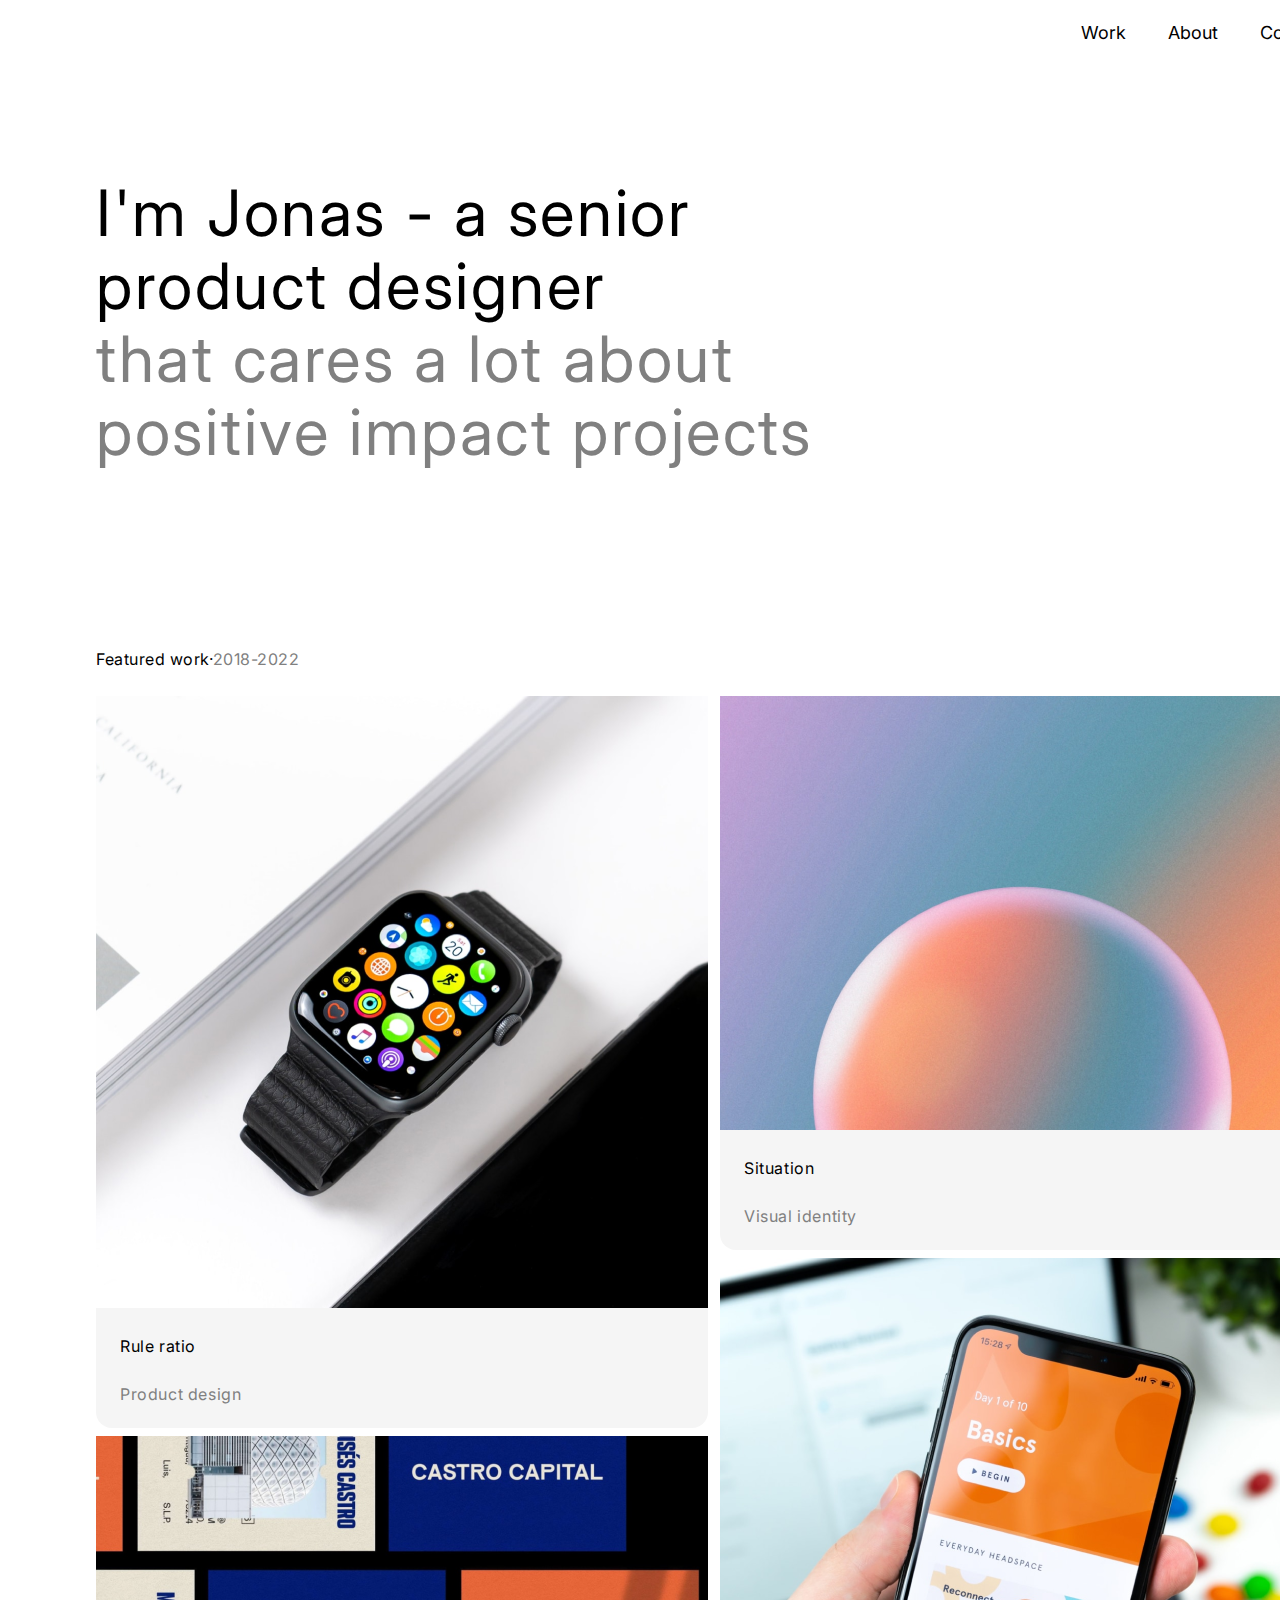
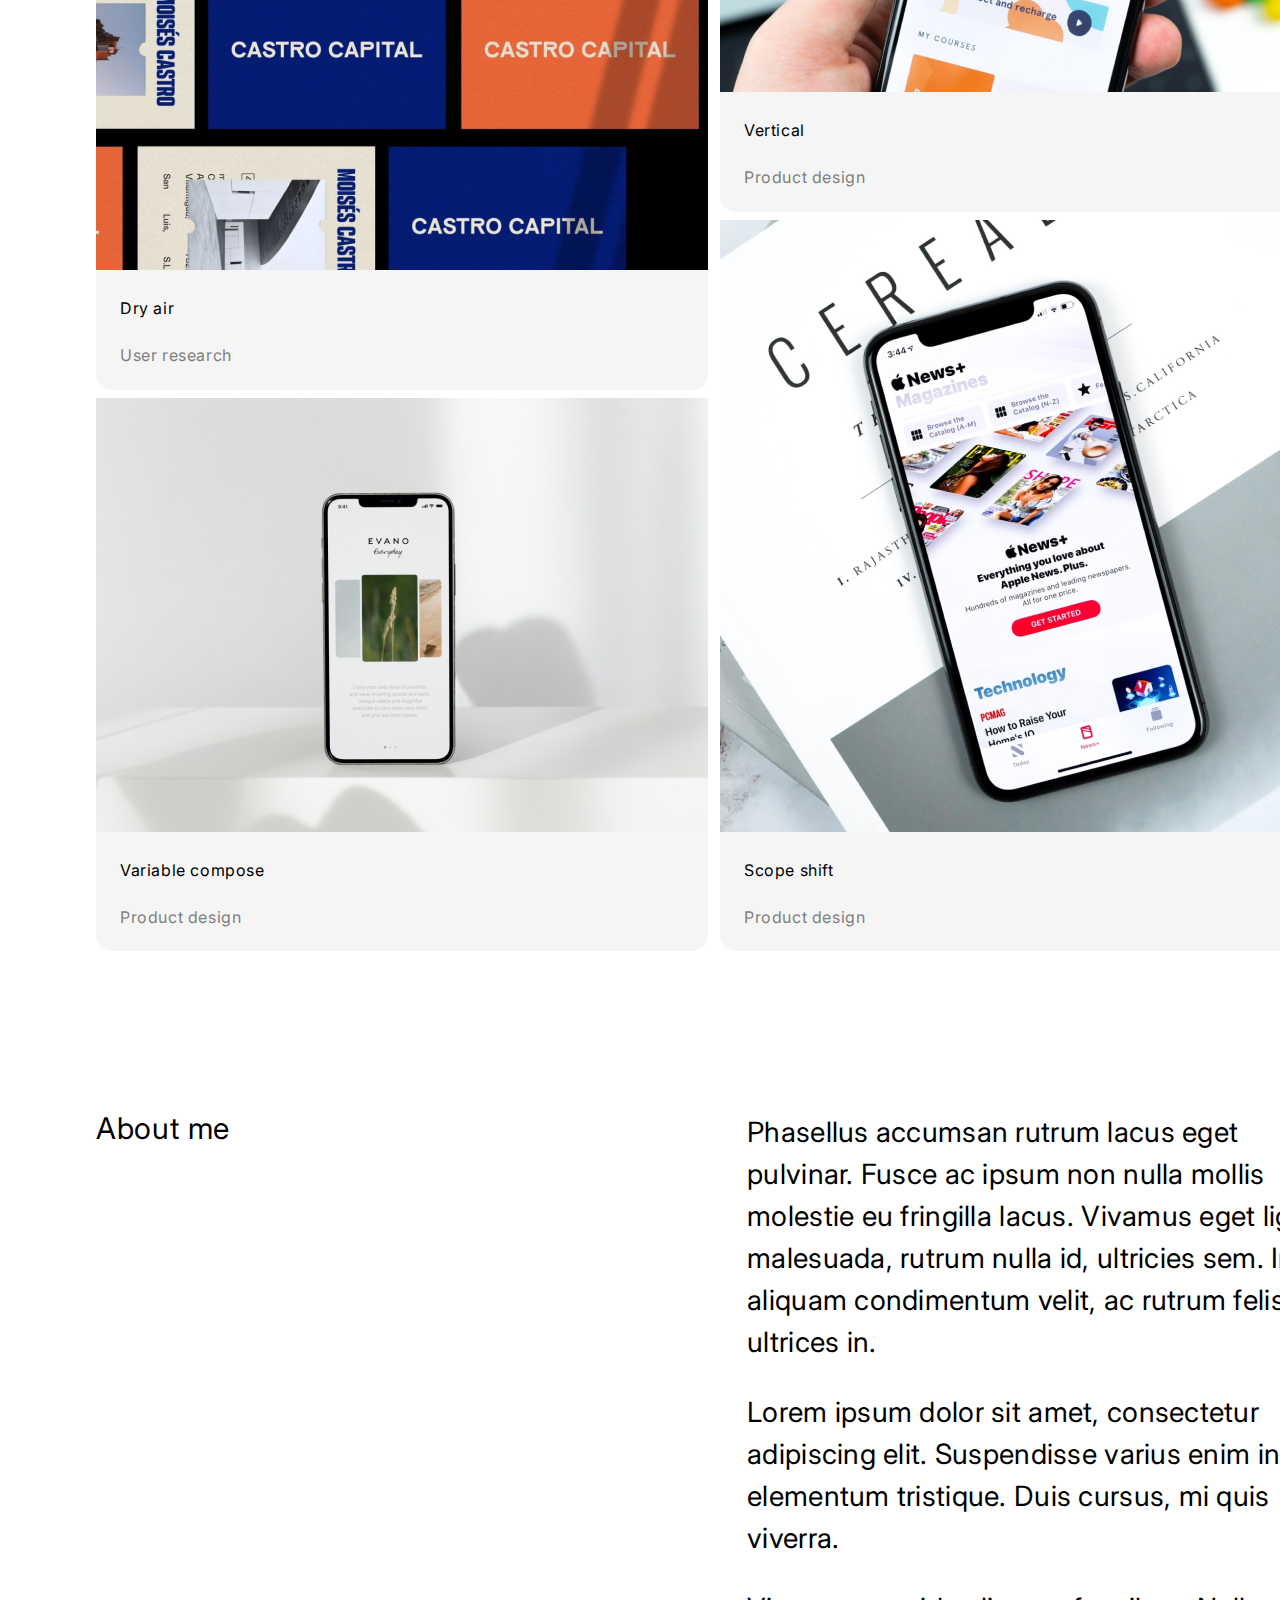
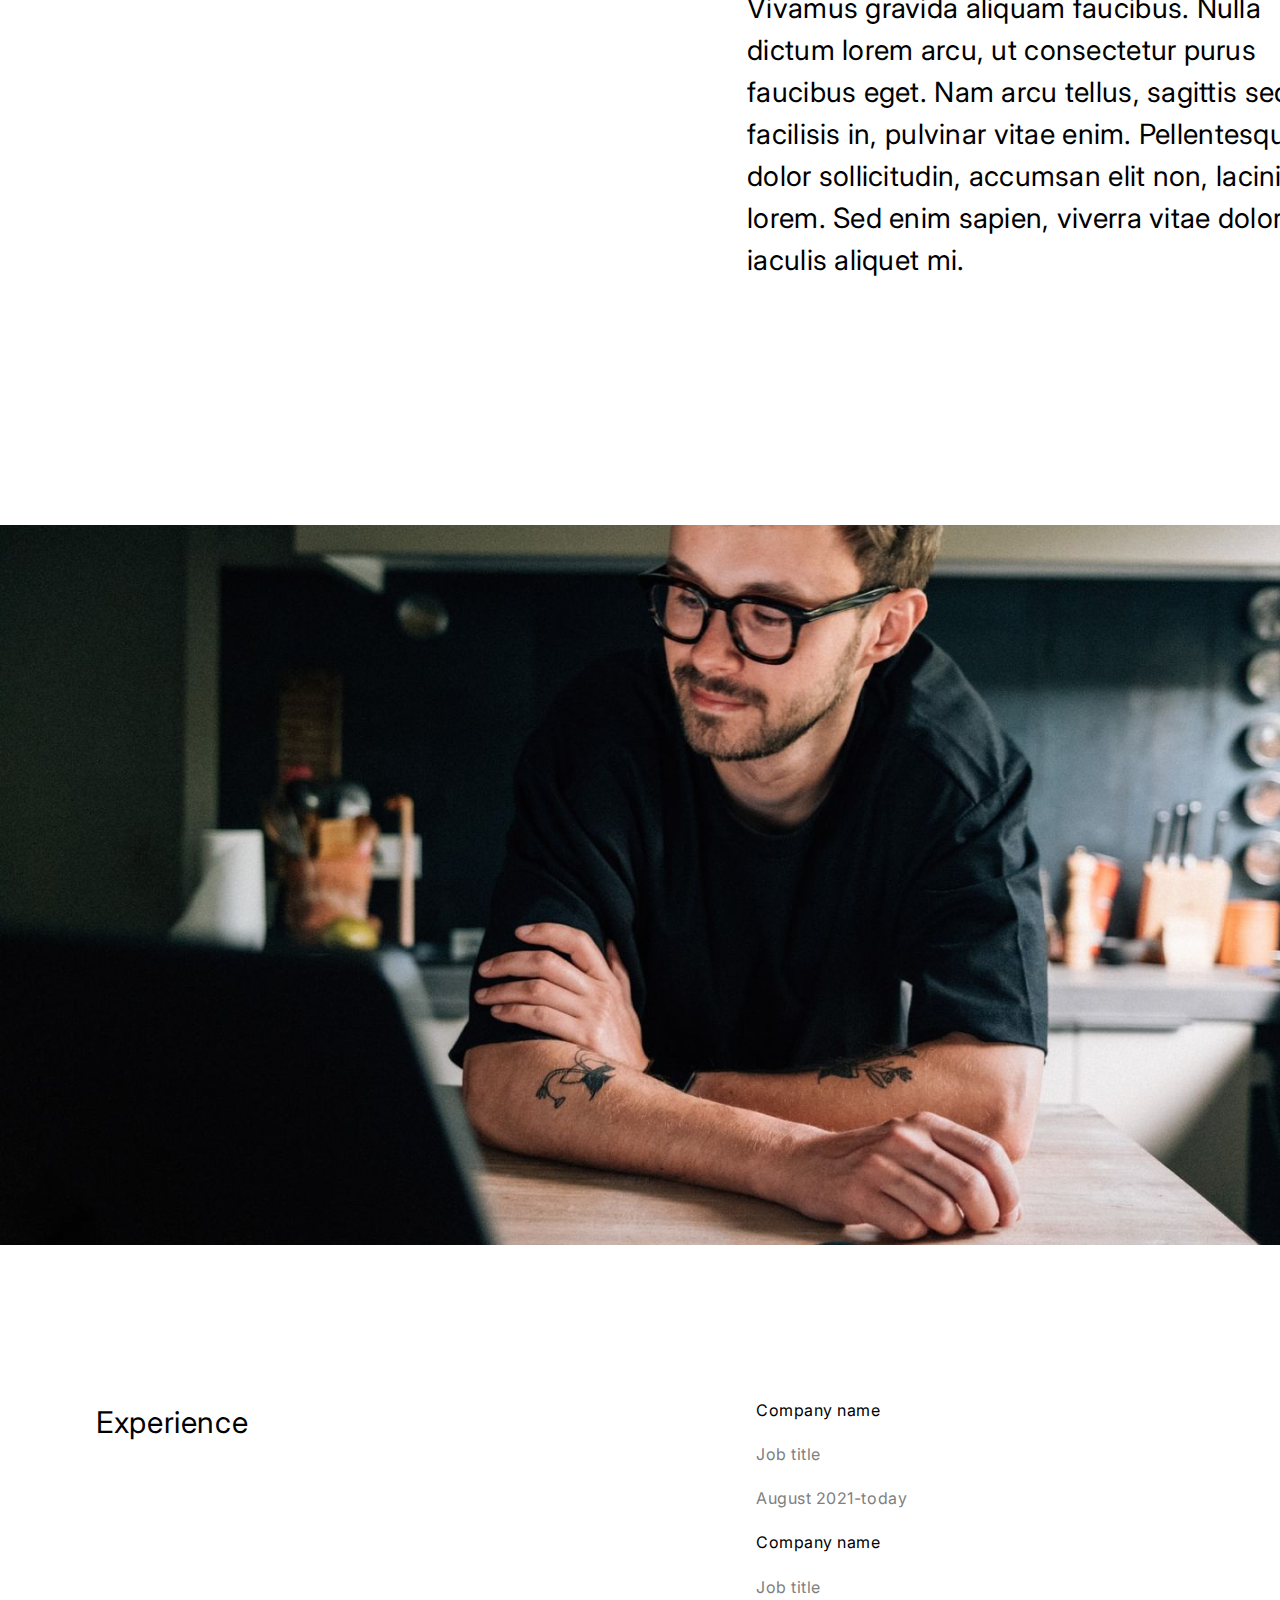
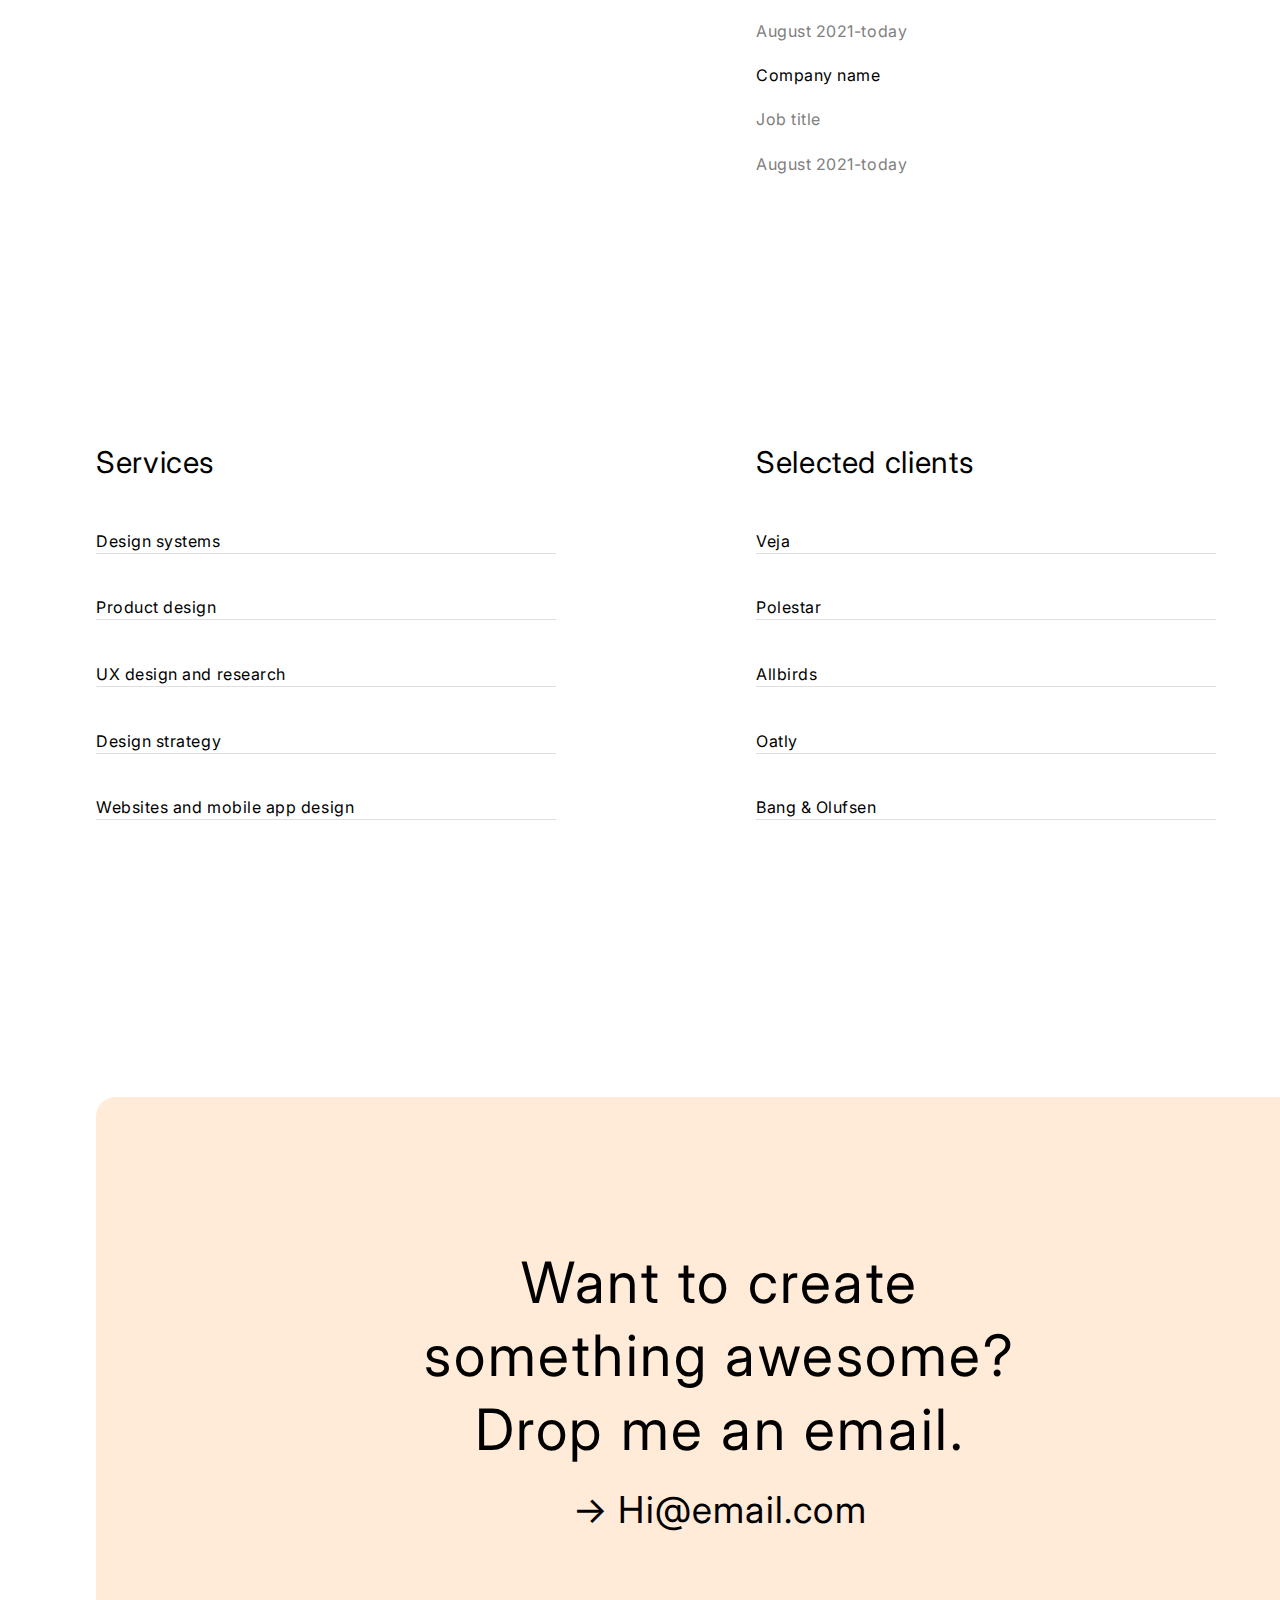
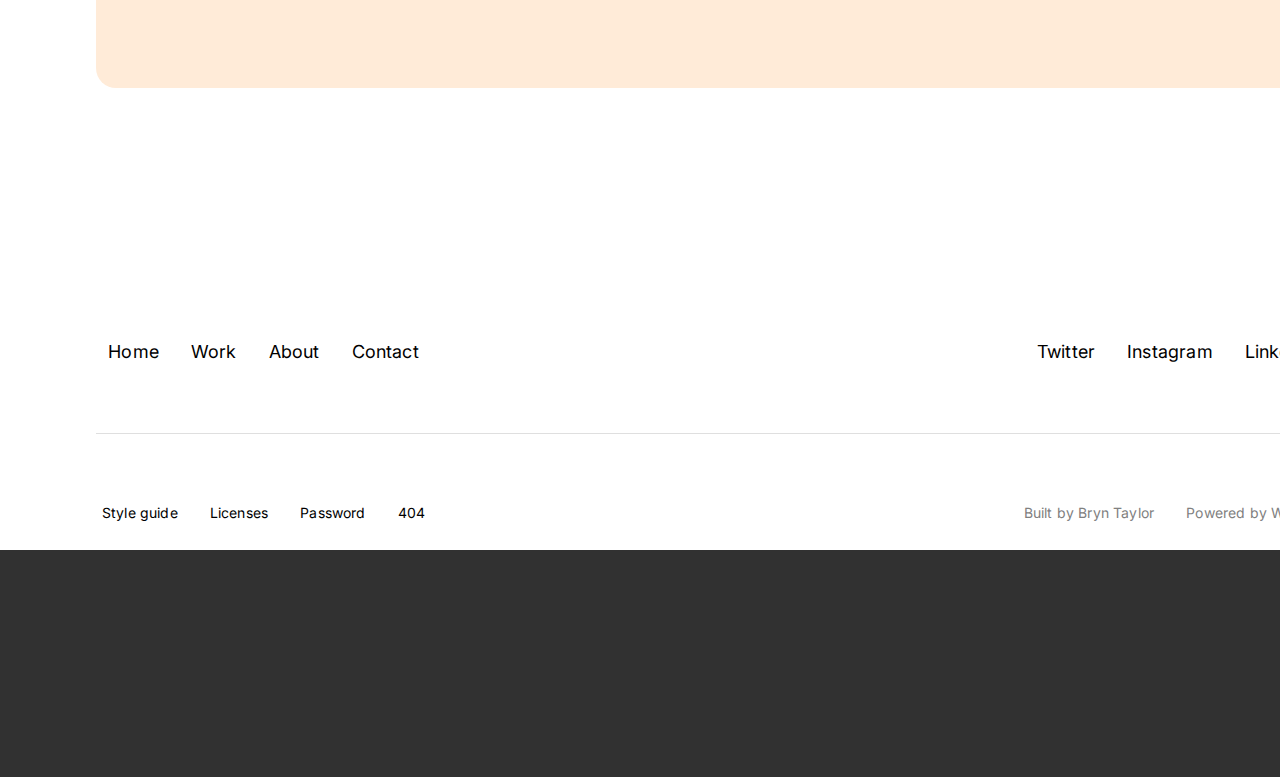
<file: index.html>
<!DOCTYPE html>
<html lang="en">
<head>
    <meta charset="UTF-8">
    <meta name="viewport" content="width=device-width, initial-scale=1.0">
    <title>Document</title>
    <link rel="stylesheet" href="styles.css">
    <link rel="preconnect" href="https://fonts.googleapis.com">
    <link rel="preconnect" href="https://fonts.gstatic.com" crossorigin>
    <link href="https://fonts.googleapis.com/css2?family=Inter&display=swap" rel="stylesheet">
</head>
<body>
    

    <header>
        <nav>
            <div>
                <a>Work</a>
                <a>About</a>
                <a>Contact</a>
            </div>
        </nav>
    </header>
    <main>
        <h1>I'm Jonas - a senior<br> product designer<br><span class="colorgray">that cares a lot about<br> positive impact projects</span></h1>
        <section>
            <h4 class="marginleft96">Featured work&#183;<time class='colorgray' datetime="2018-2022">2018-2022<time></time></h4>
            <div class="featured-work">
                
                <div class="cards-works card-1">
                    <img src="images/work-rule-ratio.png" alt="smart-times">
                    <div class="work-caption">
                        <h4>Rule ratio</h4>
                        <h4 class="colorgray">Product design</h4>
                    </div>
                </div>

                <div class="cards-works card-2">
                    <img src="images/work-dry-air.png" alt="smart-times">
                    <div class="work-caption">
                        <h4>Dry air</h4>
                        <h4 class="colorgray">User research</h4>
                    </div>
                </div>

                <div class="cards-works card-3">
                    <img src="images/work-variable-compose.png" alt="smart-times">
                    <div class="work-caption">
                        <h4>Variable compose</h4>
                        <h4 class="colorgray">Product design</h4>
                    </div>
                </div>

                <div class="cards-works card-4">
                    <img src="images/work-situation.png" alt="smart-times">
                    <div class="work-caption">
                        <h4>Situation</h4>
                        <h4 class="colorgray">Visual identity</h4>
                    </div>
                </div>

                <div class="cards-works card-5">
                    <img src="images/work-vertical.png" alt="smart-times">
                    <div class="work-caption">
                        <h4>Vertical</h4>
                        <h4 class="colorgray">Product design</h4>
                    </div>
                </div>

                <div class="cards-works card-6">
                    <img src="images/work-scope-shift.png" alt="smart-times">
                    <div class="work-caption">
                        <h4>Scope shift</h4>
                        <h4 class="colorgray">Product design</h4>
                    </div>
                </div>
            </div>
        
        

        </section>

        <section>
            <article class="about-me box2column">
                <h2>About me</h2>
                <div>
                    <p>Phasellus accumsan rutrum lacus eget pulvinar. Fusce ac ipsum non nulla mollis molestie eu fringilla lacus.
                        Vivamus eget ligula malesuada, rutrum nulla id, ultricies sem. In aliquam condimentum velit,
                        ac rutrum felis ultrices in.</p>
                    <p>Lorem ipsum dolor sit amet, consectetur adipiscing elit.
                        Suspendisse varius enim in eros elementum tristique. 
                        Duis cursus, mi quis viverra.</p>
                    <p>Vivamus gravida aliquam faucibus. Nulla dictum lorem arcu, ut consectetur purus faucibus eget.
                        Nam arcu tellus, sagittis sed facilisis in, pulvinar vitae enim.
                        Pellentesque a dolor sollicitudin, accumsan elit non, lacinia lorem.
                        Sed enim sapien, viverra vitae dolor ut, iaculis aliquet mi.</p>
                </div>
            </article>
            <img class="my-photo" src="images/me.png" alt="my photo">
            <article class="experience box2column ">
                <h2>Experience</h2>
                <div class="companies">
                    <div class="company">
                        <h4> Company name</h4>
                        <h4 class="colorgray"> Job title</h4>
                        <h4 class="colorgray"> August 2021-today</h4>
                    </div>
                    <div class="company">
                        <h4> Company name</h4>
                        <h4 class="colorgray"> Job title</h4>
                        <h4 class="colorgray"> August 2021-today</h4>
                    </div>
                    <div class="company">
                        <h4> Company name</h4>
                        <h4 class="colorgray"> Job title</h4>
                        <h4 class="colorgray"> August 2021-today</h4>
                    </div>
                </div>
            </article>
            <article>
                <div class="services-and-selected-clients box2column">
                    <div class="services">
                        <h2>Services</h2>
                        <h4>Design systems</h4>
                        <h4>Product design</h4>
                        <h4>UX design and research</h4>
                        <h4>Design strategy</h4>
                        <h4>Websites and mobile app design</h4>
                    </div>
                    <div class="clients">
                        <h2>Selected clients</h2>
                        <h4>Veja</h4>
                        <h4>Polestar</h4>
                        <h4>Allbirds</h4>
                        <h4>Oatly</h4>
                        <h4>Bang & Olufsen</h4>
                    </div>
                </div>
            </article>
            <div class="mail-rectangle">
                <p class="mail-caption">
                    Want to create<br /> something awesome? <br/> Drop me an email.<br />
                    <a class="mail-link" href="mailto:nowhere@mozilla.org">→ Hi@email.com</a>
                </p>
            </div>
        </section>


    </main>
    <footer>
        <div class="footer">
            <div class="links-footer">
                <div class="pages">
                    <a href="">Home</a>
                    <a href="">Work</a>
                    <a href="">About</a>
                    <a href="">Contact</a>
                </div>
                <div class="socials">
                    <a href="">Twitter</a>
                    <a href="">Instagram</a>
                    <a href="">LinkedIn</a>
                </div>
            </div>

            <div class="powered">
                <div class="pages">
                    <a href="">Style guide</a>
                    <a href="">Licenses</a>
                    <a href="">Password</a>
                    <a href="">404</a>
                </div>
                <div class="socials">
                    <a href="" class="colorgray">Built by Bryn Taylor</a>
                    <a href="" class="colorgray">Powered by Webflow</a>
                </div>
            </div>
        </div>
    </footer>
</body>
</html>
</file>
<file: styles.css>
/* GENERAL STYLES */

html {
    font-family: 'Inter', sans-serif;
    background-color: rgb(49, 49, 49);
  }


body {
    width: 1440px;
    height: 6950px;
    margin: 0 auto;
    background-color: rgb(255, 255, 255);
 
  }



/* HEADER AND FOOTER */

header{
    width: 1440px;
    height: 76px;
    top: 43px;
}

footer{
    display: flex;
    flex-direction: row;
    justify-content: space-around;
    margin: 128px auto;

    width: 1440px;
    height: 439px;

}
.links-footer{
    display: flex;
    justify-content: space-between;

    width: 1248px;
    height: 95px;
    border-bottom:1px solid rgba(128, 128, 128, 0.25);

}

.powered{
    width:1248px;
    display: flex;
    justify-content: space-between;
    margin-top: 65px;
    flex-wrap: wrap;
}

.powered a{
    min-width: fit-content;
    font-size: 14px;
}

.pages,
.socials{
    display: flex;
    width: 335.016px;
    height: 30px;
    justify-content: center;
    align-items: flex-start;
    gap: 32px;
    
}



/* TYPOGRAPHY */

h1{
    min-height: 219px;
    padding-left: 96px;  
    margin-top: 100px;
    margin-bottom: 180px;
    letter-spacing: 2.56px;
    font-size: 64px;
    font-weight: 400;
    line-height: 73px;
}

h2{
    color: #000;
    font-size: 30px;
    font-style: normal;
    font-weight: 400;
    line-height: 41.6px; 
    letter-spacing: 0.64px;
}

h4{
    
    font-size: 16px;
    font-weight: 400;
    line-height: 23px;
    letter-spacing: 0.54px;
    text-align: left;
}

p{
    color: #000;
    font-size: 28px;
    font-style: normal;
    font-weight: 400;
    line-height: 42px; 
    letter-spacing: 0.28px;

}

a{
    font-size: 18px;
    font-weight: 400;
    line-height: 27px;
    letter-spacing: 0.18px;
    outline: none;
    color: black;
    text-decoration: none;
}


/* COLORS AND UTILITIES*/

.colorgray{
    color: gray
}

.marginleft96{
    margin-left: 96px;
}

.box2column{
    display: inline-flex;
    height: 778px;
    justify-content: space-between;
    flex-shrink: 0;
    margin: 128px 96px 0px 96px;
}



/* NAVIGATION */

nav{
    width: 1440px;
    height: 76px;
    display: flex;
    justify-content: flex-end;
    align-items: center;
}

nav div{
    margin-right: 92px;
    width: 288px;
    height: 39px;
    display: flex;
    justify-content: space-around;
}



/* ||MAIN */

/* Раздел с примерами работ */
 .featured-work{
 
    display: flex;
    flex-flow: column wrap;
    width: 1248px;
    height: 1863px;
    margin-left: 96px;
    justify-content: space-around;
}

/* Общие настройки карточек */
.featured-work .cards-works{
    border-radius: 16px;
    max-width: 612px;
    background-color: rgba(235, 235, 235, 50%);
    
}

.work-caption h4{
    margin-left: 24px;   
    line-height: 26px;
    letter-spacing: 0.6px;

}

/* Раздел About me */
.about-me{
    gap: 517px;
}

.about-me h2{
    width: 143px;
    white-space: nowrap;
}


/* Фото */

.my-photo{
    margin-top: 264px;
}

/* Опыт работы */

.experience{
    width: 1248px;
    height: 512px;
}

.company{
    width: 588px;
}

/* Услуги и клиенты */

.services-and-selected-clients{
    display: flex;
    justify-content: flex-start;
    gap: 200px;
    height: 430px;

}

.services , .clients{
    width: 460px;
    height: 430px;
    display: flex;
    flex-flow: column;
}

.services h4, .clients h4{
    border-bottom: 1px solid rgba(128, 128, 128, 0.25);
}

/* Почта */

.mail-rectangle{
    width: 1248px;
    height: 591px;
    
    border-radius: 20px;
    background: #FFEBD8;

    margin: 250px auto;

    display: flex;
    align-items: center;
    justify-content: space-around;
    flex-direction: column;
}

.mail-caption{
    text-align: center;
    font-size: 57px;
    font-style: normal;
    font-weight: 400;
    line-height: 73.6px; 
    letter-spacing: 2.56px;
    
}

.mail-link:link{
    color: #000000;
    text-align: center;
    font-size: 37px;
    font-style: normal;
    font-weight: 400;
    line-height: 52px; 
    letter-spacing: 1.2px;
    
}
</file>
